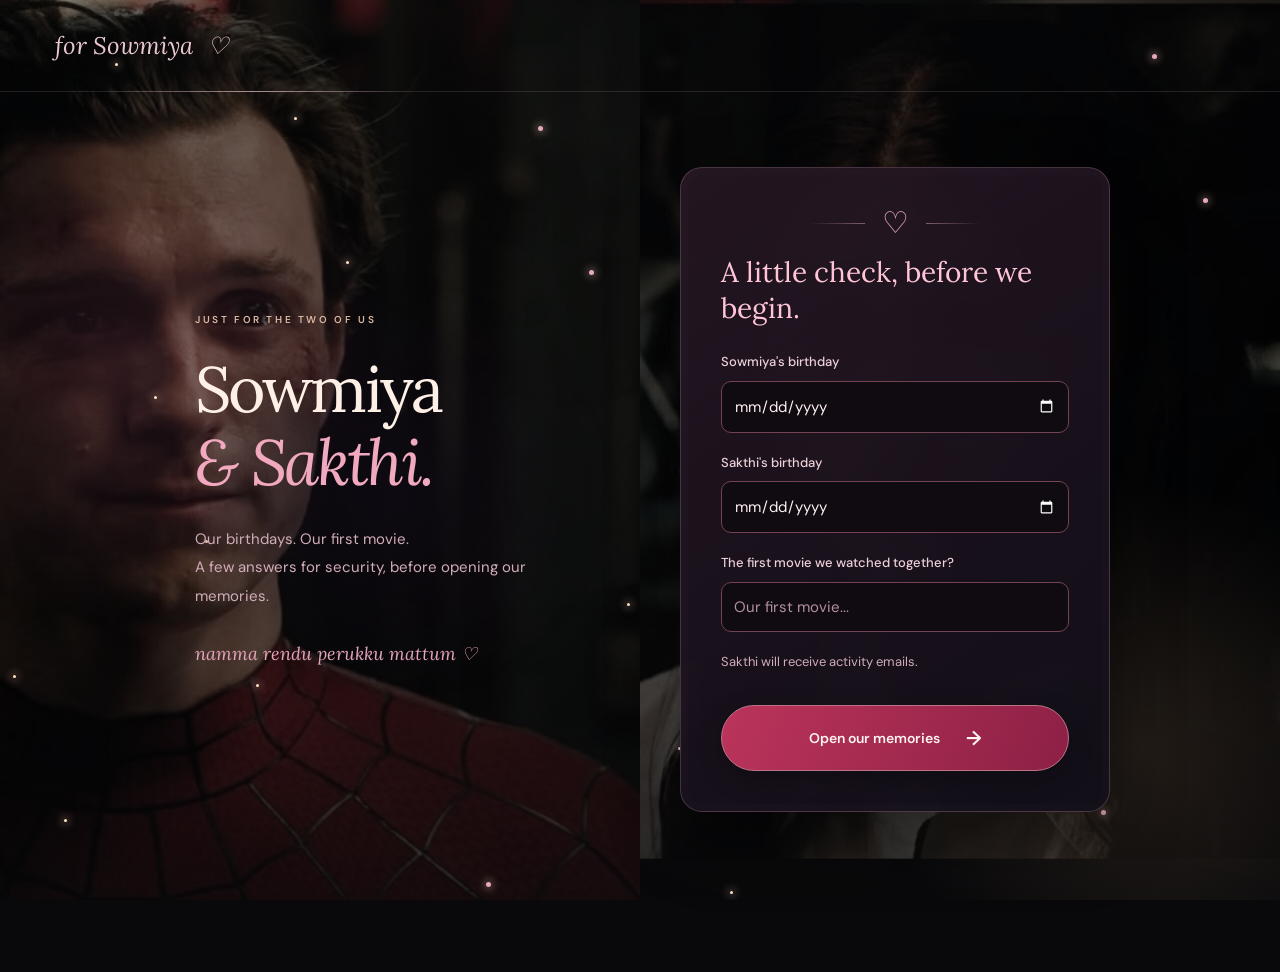
<file: index.html>
<!doctype html>
<html lang="en"><head><meta charset="UTF-8"><meta name="viewport" content="width=device-width,initial-scale=1"><title>Every little moment | For Sowmiya</title><meta name="theme-color" content="#0d080c"><link rel="stylesheet" href="./style.css"></head>
<body><div class="romance-atmosphere" aria-hidden="true"><div class="desktop-scene"><span class="scene-peter"></span><span class="scene-mj"></span></div><div class="desktop-ambience" aria-hidden="true"><i class="ambient-halo halo-one"></i><i class="ambient-halo halo-two"></i><i class="ambient-spark" style="--x:9%;--y:7%;--delay:-0s;--duration:7s"></i><i class="ambient-spark" style="--x:46%;--y:30%;--delay:-1s;--duration:8s"></i><i class="ambient-spark" style="--x:83%;--y:53%;--delay:-2s;--duration:9s"></i><i class="ambient-spark" style="--x:20%;--y:76%;--delay:-3s;--duration:10s"></i><i class="ambient-spark" style="--x:57%;--y:99%;--delay:-4s;--duration:11s"></i><i class="ambient-spark" style="--x:94%;--y:22%;--delay:-5s;--duration:7s"></i><i class="ambient-spark" style="--x:31%;--y:45%;--delay:-6s;--duration:8s"></i><i class="ambient-spark" style="--x:68%;--y:68%;--delay:-7s;--duration:9s"></i><i class="ambient-spark" style="--x:5%;--y:91%;--delay:-8s;--duration:10s"></i><i class="ambient-spark" style="--x:42%;--y:14%;--delay:-0s;--duration:11s"></i><i class="ambient-spark" style="--x:79%;--y:37%;--delay:-1s;--duration:7s"></i><i class="ambient-spark" style="--x:16%;--y:60%;--delay:-2s;--duration:8s"></i><i class="ambient-spark" style="--x:53%;--y:83%;--delay:-3s;--duration:9s"></i><i class="ambient-spark" style="--x:90%;--y:6%;--delay:-4s;--duration:10s"></i><i class="ambient-spark" style="--x:27%;--y:29%;--delay:-5s;--duration:11s"></i><i class="ambient-spark" style="--x:64%;--y:52%;--delay:-6s;--duration:7s"></i><i class="ambient-spark" style="--x:1%;--y:75%;--delay:-7s;--duration:8s"></i><i class="ambient-spark" style="--x:38%;--y:98%;--delay:-8s;--duration:9s"></i><i class="ambient-spark" style="--x:75%;--y:21%;--delay:-0s;--duration:10s"></i><i class="ambient-spark" style="--x:12%;--y:44%;--delay:-1s;--duration:11s"></i><i class="ambient-spark" style="--x:49%;--y:67%;--delay:-2s;--duration:7s"></i><i class="ambient-spark" style="--x:86%;--y:90%;--delay:-3s;--duration:8s"></i><i class="ambient-spark" style="--x:23%;--y:13%;--delay:-4s;--duration:9s"></i><i class="ambient-spark" style="--x:60%;--y:36%;--delay:-5s;--duration:10s"></i></div><span class="rose-petal" style="--left:0%;--size:9px;--duration:18s;--delay:-0s"></span><span class="rose-petal" style="--left:17%;--size:12px;--duration:21s;--delay:-3s"></span><span class="rose-petal" style="--left:34%;--size:15px;--duration:24s;--delay:-6s"></span><span class="rose-petal" style="--left:51%;--size:18px;--duration:27s;--delay:-9s"></span><span class="rose-petal" style="--left:68%;--size:9px;--duration:30s;--delay:-12s"></span><span class="rose-petal" style="--left:85%;--size:12px;--duration:18s;--delay:-15s"></span><span class="rose-petal" style="--left:2%;--size:15px;--duration:21s;--delay:-18s"></span><span class="rose-petal" style="--left:19%;--size:18px;--duration:24s;--delay:-21s"></span><span class="rose-petal" style="--left:36%;--size:9px;--duration:27s;--delay:-24s"></span><span class="rose-petal" style="--left:53%;--size:12px;--duration:30s;--delay:-27s"></span><span class="rose-petal" style="--left:70%;--size:15px;--duration:18s;--delay:-30s"></span><span class="rose-petal" style="--left:87%;--size:18px;--duration:21s;--delay:-33s"></span><span class="rose-petal" style="--left:4%;--size:9px;--duration:24s;--delay:-36s"></span><span class="rose-petal" style="--left:21%;--size:12px;--duration:27s;--delay:-39s"></span></div><div class="paper-grain" aria-hidden="true"></div><header class="topbar"><span class="top-note">for Sowmiya <span aria-hidden="true">&#9825;</span></span></header>
<main id="welcome" class="screen"><section id="secret-stage" class="secret-stage" aria-labelledby="gate-title"><div class="gate-layout"><div class="gate-aside"><span class="small-label">JUST FOR THE TWO OF US</span><h1>Sowmiya<br><em>&amp; Sakthi.</em></h1><p>Our birthdays. Our first movie.<br>A few answers for security, before opening our memories.</p><span class="handwritten">namma rendu perukku mattum &#9825;</span></div><section class="gate-card"><div class="intro-ornament" aria-hidden="true"><span></span>&#9825;<span></span></div><h2 id="gate-title">A little check, before we begin.</h2><form id="unlock-form"><label for="her-dob">Sowmiya's birthday</label><input id="her-dob" name="herDob" type="date" required autocomplete="off"><label for="my-dob">Sakthi's birthday</label><input id="my-dob" name="myDob" type="date" required autocomplete="off"><label for="movie">The first movie we watched together?</label><input id="movie" name="movie" type="text" placeholder="Our first movie..." maxlength="120" required autocomplete="off"><p id="gate-error" class="error" role="alert"></p><button class="primary" type="submit">Open our memories <span>&#8594;</span></button></form></section></div></section></main>
<main id="memories" class="screen" hidden><header class="memories-intro"><div class="intro-ornament" aria-hidden="true"><span></span>&#9825;<span></span></div><h1>Our Memories</h1><a class="message-link" href="#letter">My message to you <span aria-hidden="true">&#8600;</span></a></header>
<details class="memory-index"><summary>Jump to a chapter <span>&#43;</span></summary><div id="event-index" class="event-index"></div></details>
<section class="album-reader" aria-label="Every photo and video, with its own story"><div id="timeline" class="timeline"></div></section><section id="letter" class="letter-wrap" aria-label="A message from my heart"><article class="letter-paper"><div class="letter-dateline">TO SOWMIYA <span>&#9825;</span></div><h2>Hi Sowmiya... &#10084;&#65039;</h2><div id="letter-copy"></div><p class="handwritten signature">With Love,<br>Sakthi &#10084;&#65039;</p></article><section class="question-card" aria-labelledby="final-question"><div class="question-ornament" aria-hidden="true"><span></span>&#9825;<span></span></div><h2 id="final-question">Mothalla irunthu<br><em>start pannalama...</em></h2><p>I know it is a big decision for you...<br>but still... &#129394;&#10084;&#65039;</p><div class="answer-buttons"><button id="yes" class="primary">Yes &#10084;&#65039;</button><button id="no" class="secondary">Need time</button></div></section></section></main>
<dialog id="memory-lightbox" aria-labelledby="lightbox-count"><header class="lightbox-header"><p id="lightbox-count"></p><button id="lightbox-close" class="lightbox-close" aria-label="Close full-size viewer">Close &#10005;</button></header><div id="lightbox-media" class="lightbox-media"></div><div class="lightbox-navigation"><button id="lightbox-prev" aria-label="Previous photo or video">&#8592; Previous</button><button id="lightbox-next" aria-label="Next photo or video">Next &#8594;</button></div></dialog><dialog id="navigation-loader" class="navigation-loader" aria-label="Opening our memories"><div class="navigation-loader-content" role="status" aria-live="polite"><span class="loader-heart" aria-hidden="true">&#9825;</span><p>Opening our memories...</p><span class="loader-dots" aria-hidden="true"><i></i><i></i><i></i></span></div></dialog><div id="confetti" aria-hidden="true"></div><script src="./app.js" defer></script></body></html>
</file>
